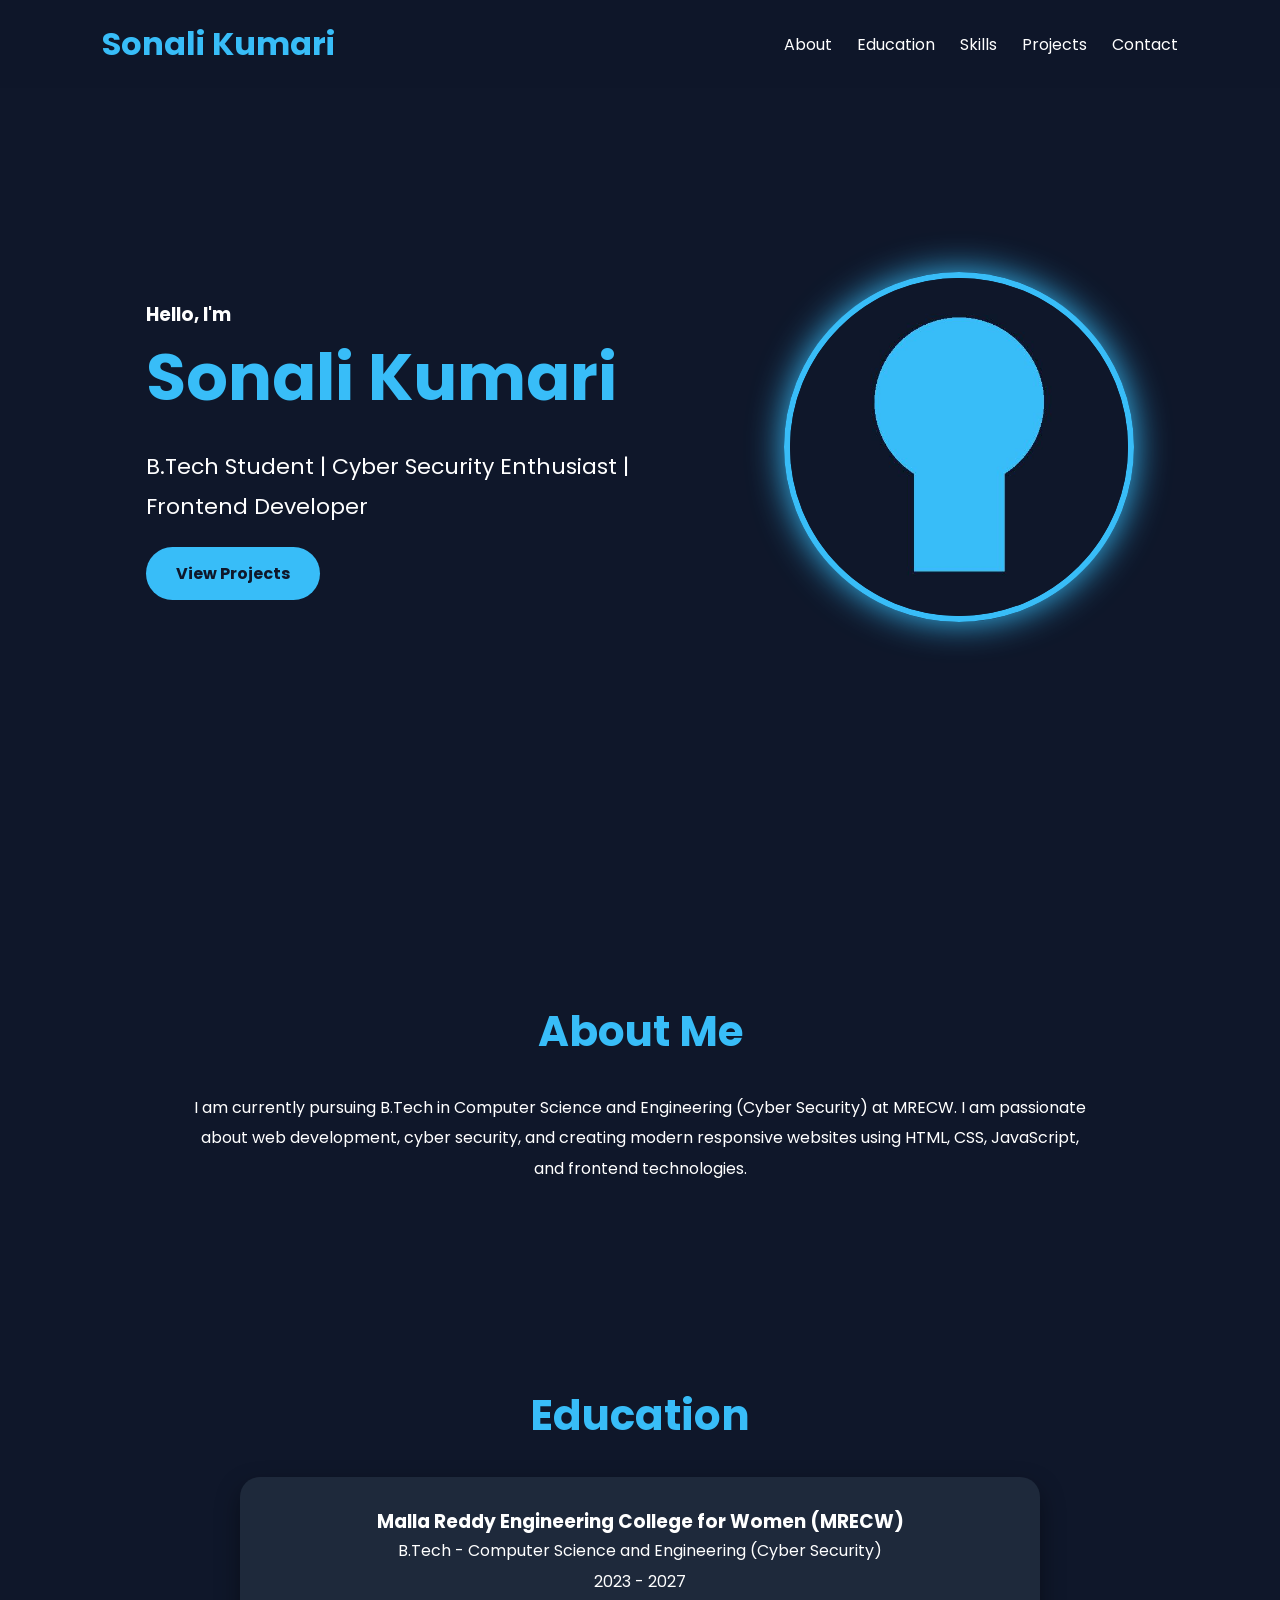
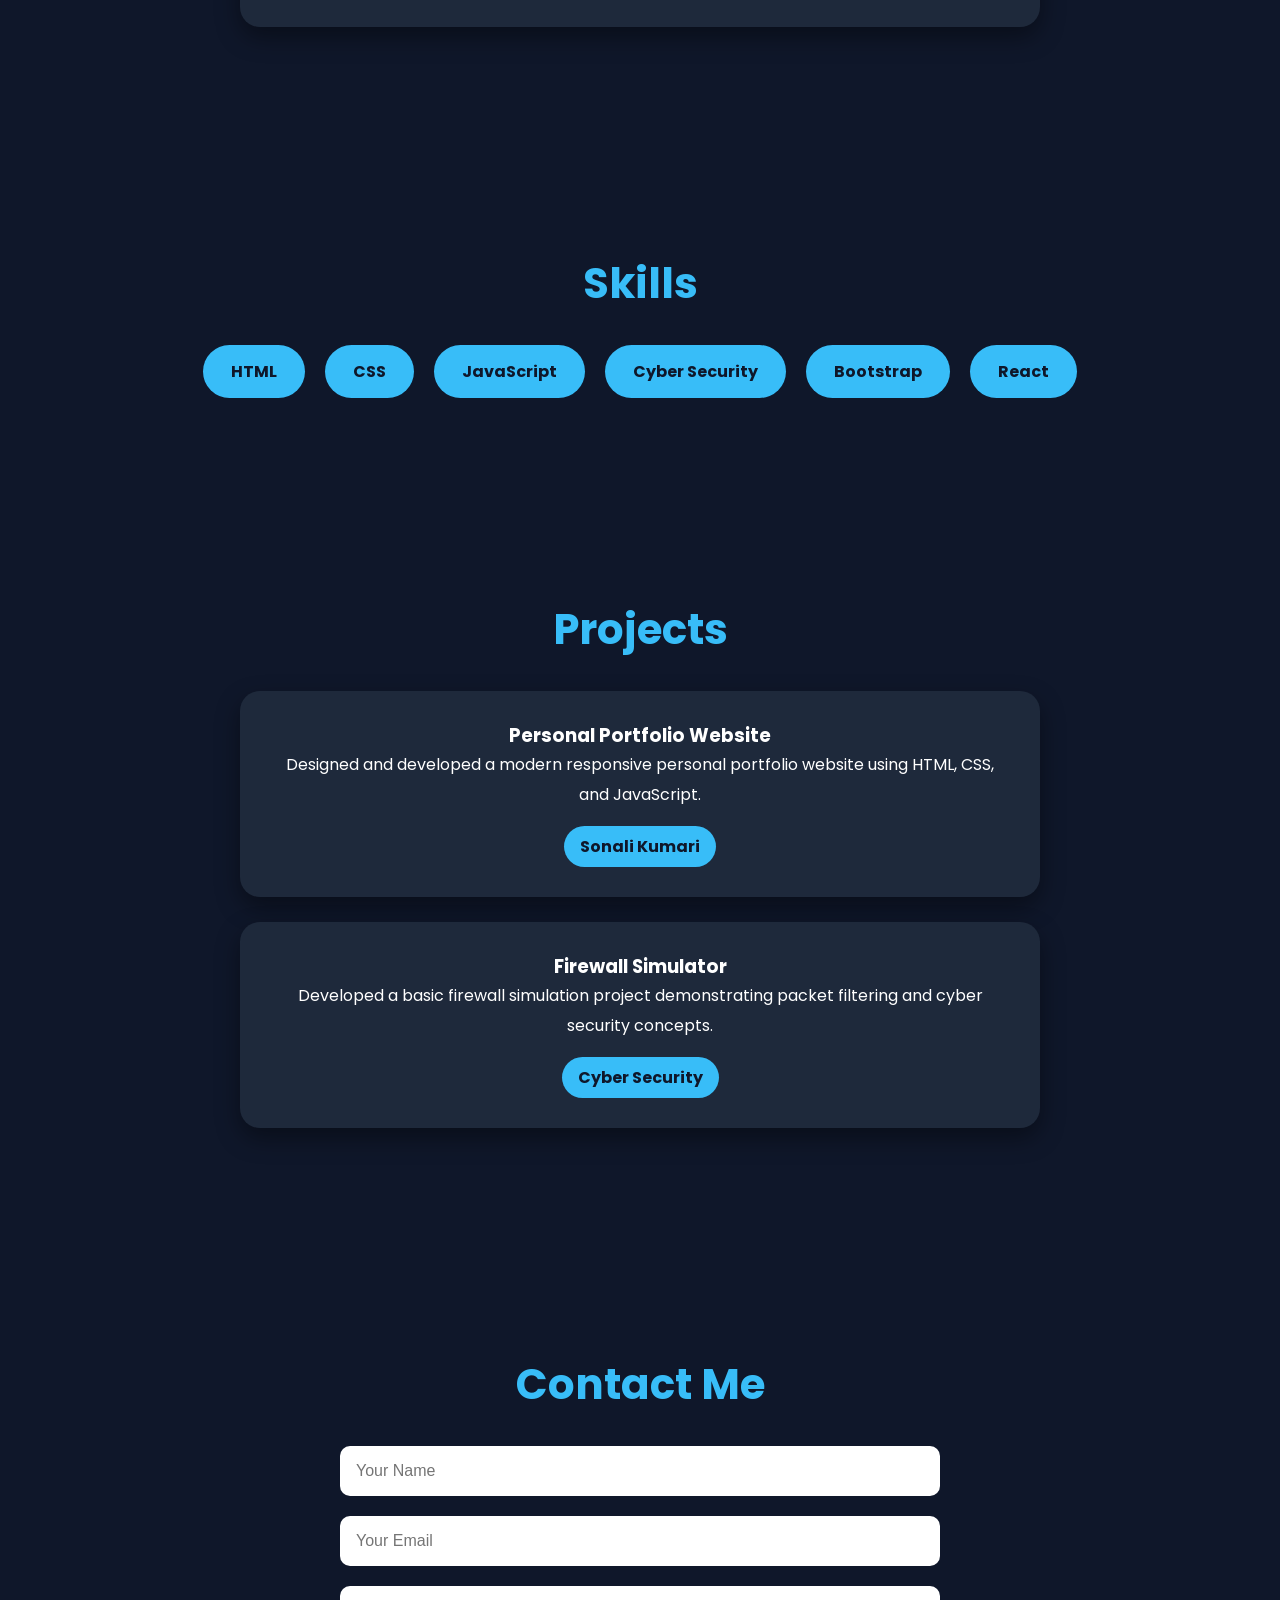
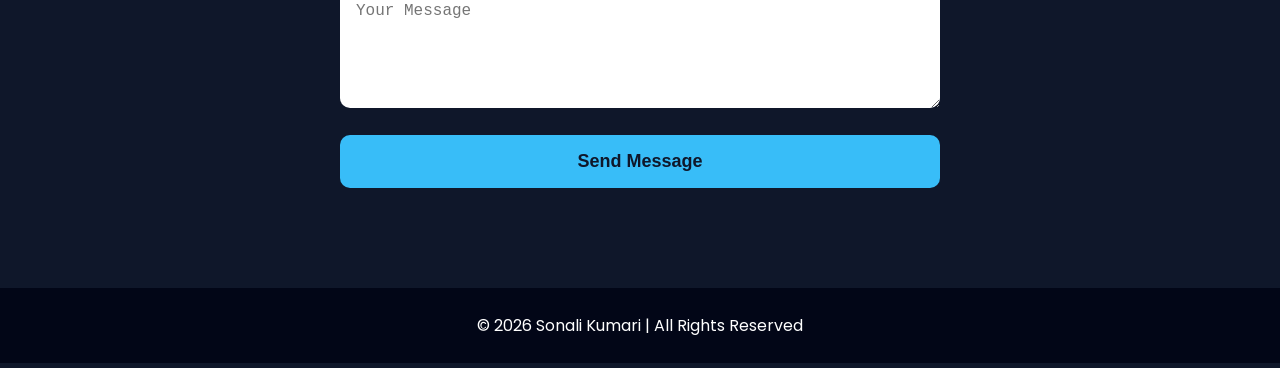
<file: advanced-portfolio/advanced-portfolio/index.html>
<!DOCTYPE html>
<html lang="en">
<head>
  <meta charset="UTF-8">
  <meta name="viewport" content="width=device-width, initial-scale=1.0">
  <title>Sonali Kumari Portfolio</title>

  <link rel="stylesheet" href="style.css">

  <link rel="preconnect" href="https://fonts.googleapis.com">
  <link href="https://fonts.googleapis.com/css2?family=Poppins:wght@300;400;500;700&display=swap" rel="stylesheet">
</head>

<body>

<header>
  <nav>
    <h1 class="logo">Sonali Kumari</h1>

    <ul class="nav-links">
      <li><a href="#about">About</a></li>
      <li><a href="#education">Education</a></li>
      <li><a href="#skills">Skills</a></li>
      <li><a href="#projects">Projects</a></li>
      <li><a href="#contact">Contact</a></li>
    </ul>
  </nav>
</header>

<section class="hero">

  <div class="hero-text">
    <h3>Hello, I'm</h3>

    <h1>Sonali Kumari</h1>

    <p>
      B.Tech Student | Cyber Security Enthusiast | Frontend Developer
    </p>

    <a href="#projects" class="btn">View Projects</a>
  </div>

  <div class="hero-image">
    <img src="images/profile.jpg" alt="Profile Image">
  </div>

</section>

<section id="about" class="section">

  <h2>About Me</h2>

  <p>
    I am currently pursuing B.Tech in Computer Science and Engineering
    (Cyber Security) at MRECW. I am passionate about web development,
    cyber security, and creating modern responsive websites using HTML,
    CSS, JavaScript, and frontend technologies.
  </p>

</section>

<section id="education" class="section">

  <h2>Education</h2>

  <div class="card">
    <h3>Malla Reddy Engineering College for Women (MRECW)</h3>

    <p>
      B.Tech - Computer Science and Engineering (Cyber Security)
    </p>

    <p>2023 - 2027</p>
  </div>

</section>

<section id="skills" class="section">

  <h2>Skills</h2>

  <div class="skills-container">
    <div class="skill">HTML</div>
    <div class="skill">CSS</div>
    <div class="skill">JavaScript</div>
    <div class="skill">Cyber Security</div>
    <div class="skill">Bootstrap</div>
    <div class="skill">React</div>
  </div>

</section>

<section id="projects" class="section">

  <h2>Projects</h2>

  <div class="projects-container">

    <div class="project-card">
      <h3>Personal Portfolio Website</h3>

      <p>
        Designed and developed a modern responsive personal portfolio
        website using HTML, CSS, and JavaScript.
      </p>

      <span class="project-tag">Sonali Kumari</span>
    </div>

    <div class="project-card">
      <h3>Firewall Simulator</h3>

      <p>
        Developed a basic firewall simulation project demonstrating
        packet filtering and cyber security concepts.
      </p>

      <span class="project-tag">Cyber Security</span>
    </div>

  </div>

</section>

<section id="contact" class="section">

  <h2>Contact Me</h2>

  <form id="contactForm">

    <input type="text" placeholder="Your Name" required>

    <input type="email" placeholder="Your Email" required>

    <textarea rows="5" placeholder="Your Message"></textarea>

    <button type="submit">Send Message</button>

  </form>

</section>

<footer>
  <p>© 2026 Sonali Kumari | All Rights Reserved</p>
</footer>

<script src="script.js"></script>

</body>
</html>
</file>
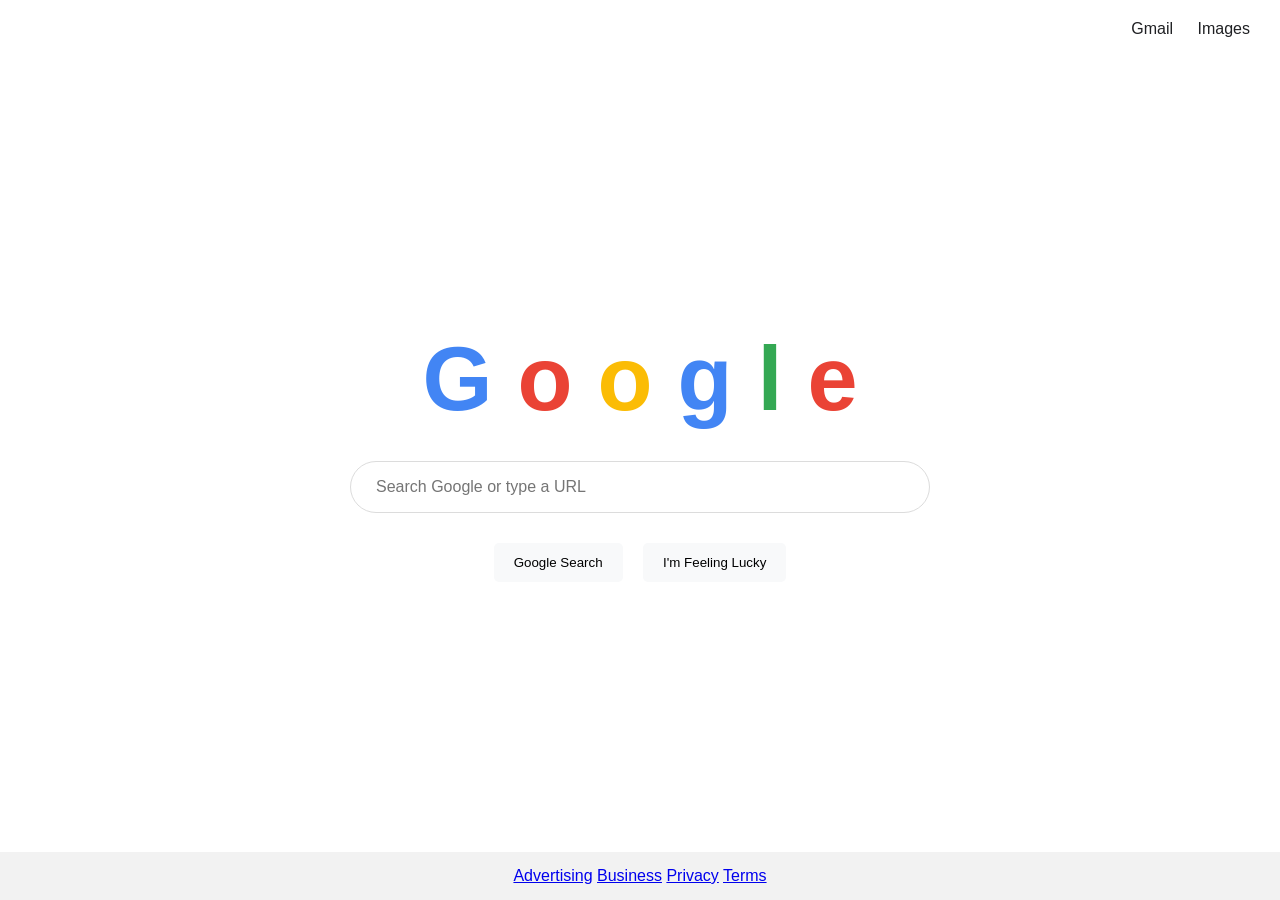
<file: advanced-portfolio/advanced-portfolio/google_clone_project/google_clone_project/index.html>
<!DOCTYPE html>
<html lang="en">
<head>
<meta charset="UTF-8">
<meta name="viewport" content="width=device-width, initial-scale=1.0">
<title>Google Clone</title>
<link rel="stylesheet" href="style.css">
</head>
<body>

<header>
<div class="top-links">
<a href="#">Gmail</a>
<a href="#">Images</a>
</div>
</header>

<main>
<h1 class="logo">
<span class="blue">G</span>
<span class="red">o</span>
<span class="yellow">o</span>
<span class="blue">g</span>
<span class="green">l</span>
<span class="red">e</span>
</h1>

<div class="search-box">
<input type="text" placeholder="Search Google or type a URL">
</div>

<div class="buttons">
<button>Google Search</button>
<button>I'm Feeling Lucky</button>
</div>
</main>

<footer>
<div class="footer-links">
<a href="#">Advertising</a>
<a href="#">Business</a>
<a href="#">Privacy</a>
<a href="#">Terms</a>
</div>
</footer>

</body>
</html>
</file>
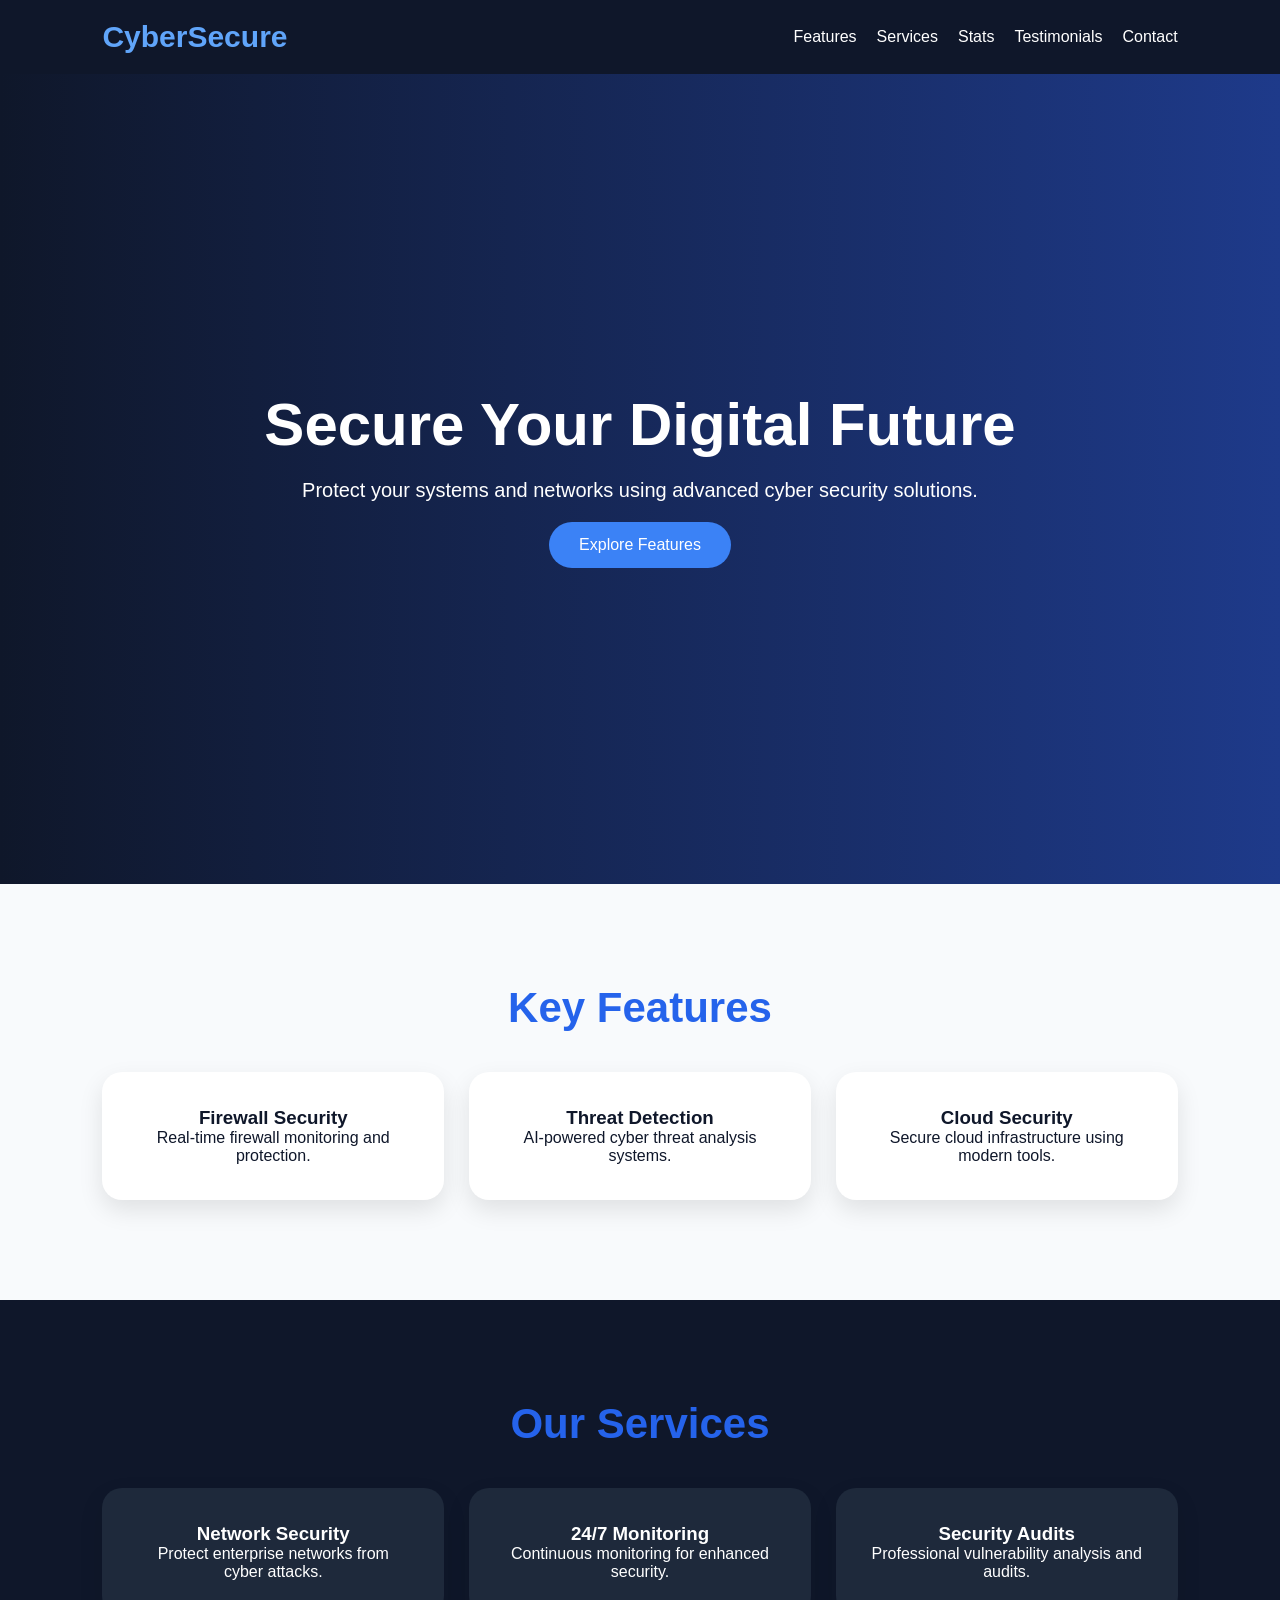
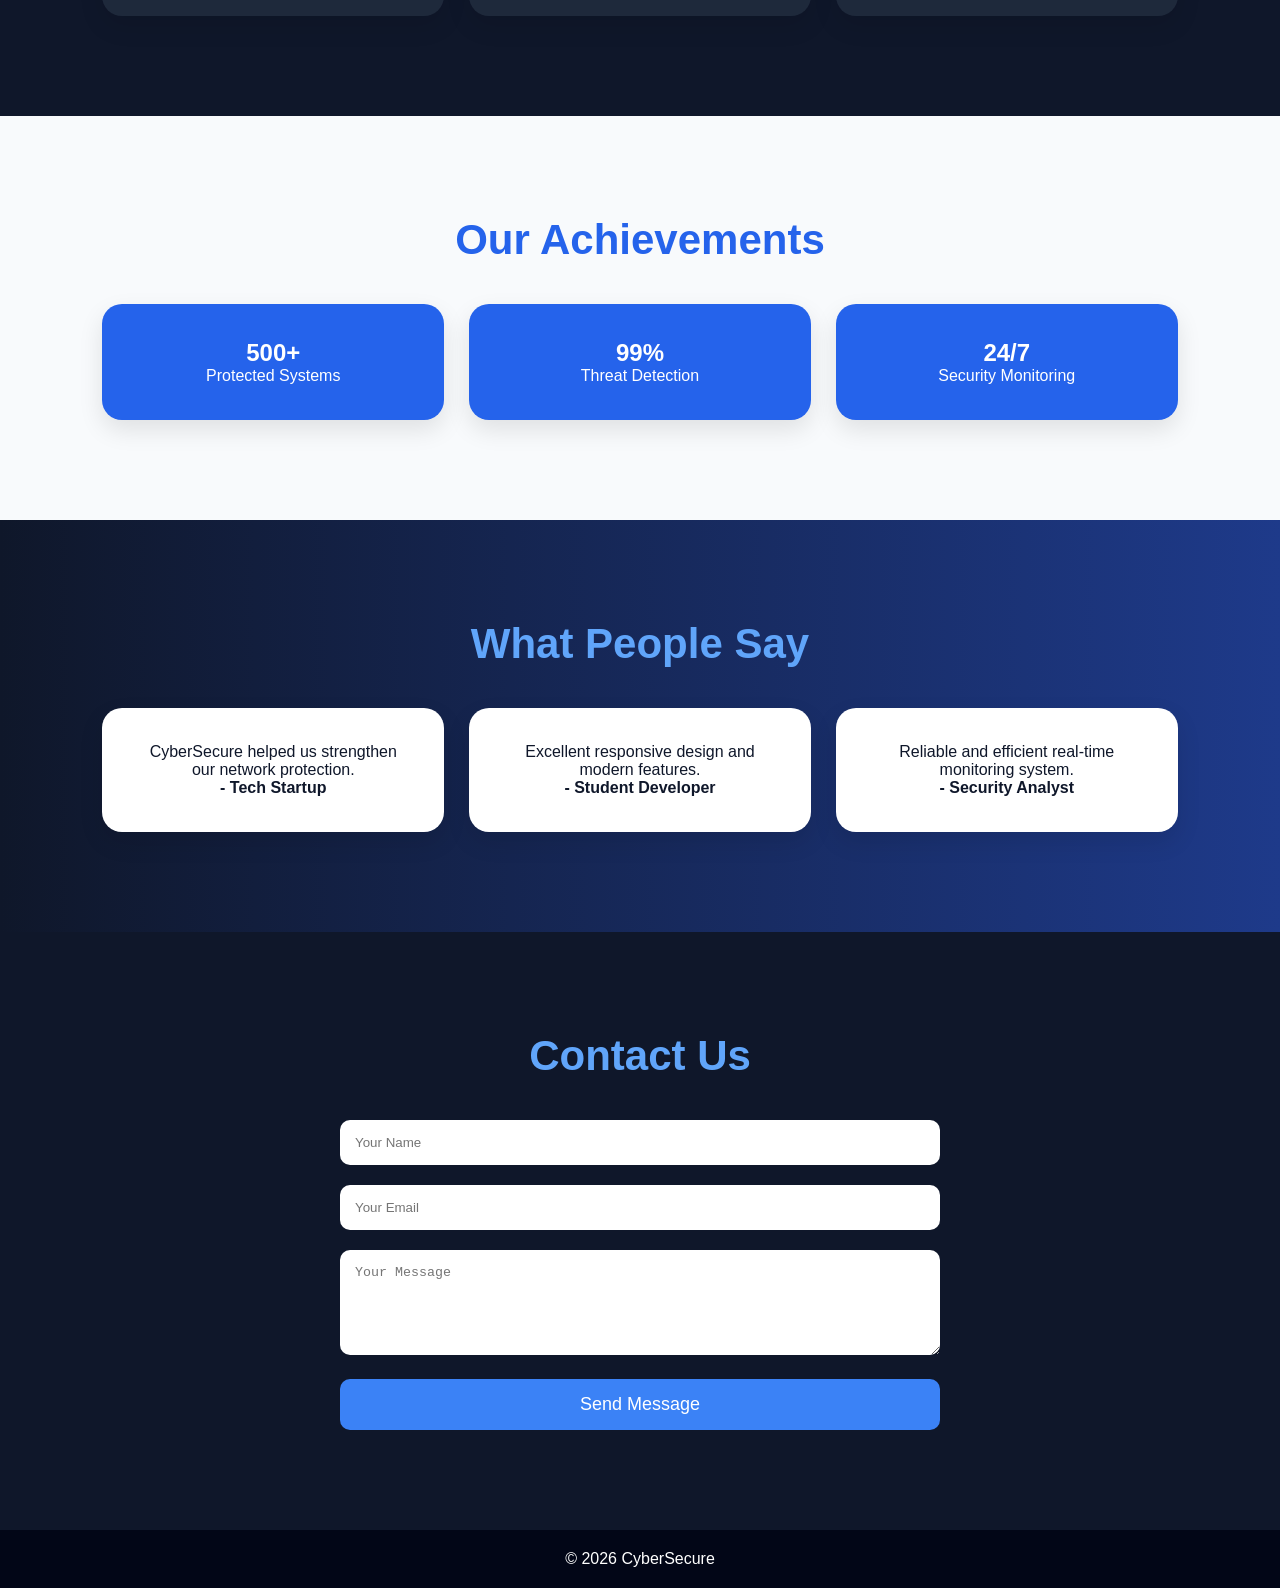
<file: advanced-portfolio/advanced-portfolio/task2-final-premium/task2-final-premium/index.html>
<!DOCTYPE html>
<html lang="en">
<head>
<meta charset="UTF-8">
<meta name="viewport" content="width=device-width, initial-scale=1.0">
<title>CyberSecure</title>
<link rel="stylesheet" href="style.css">
</head>
<body>

<header>
<nav>
<h1 class="logo">CyberSecure</h1>

<ul class="nav-links">
<li><a href="#features">Features</a></li>
<li><a href="#services">Services</a></li>
<li><a href="#stats">Stats</a></li>
<li><a href="#testimonials">Testimonials</a></li>
<li><a href="#contact">Contact</a></li>
</ul>

</nav>
</header>

<section class="hero">
<div class="hero-text">

<h1>Secure Your Digital Future</h1>

<p>
Protect your systems and networks using advanced cyber security solutions.
</p>

<a href="#features" class="btn">Explore Features</a>

</div>
</section>

<section id="features" class="section">

<h2>Key Features</h2>

<div class="cards">

<div class="card">
<h3>Firewall Security</h3>
<p>Real-time firewall monitoring and protection.</p>
</div>

<div class="card">
<h3>Threat Detection</h3>
<p>AI-powered cyber threat analysis systems.</p>
</div>

<div class="card">
<h3>Cloud Security</h3>
<p>Secure cloud infrastructure using modern tools.</p>
</div>

</div>

</section>

<section id="services" class="section dark-section">

<h2>Our Services</h2>

<div class="cards">

<div class="card dark-card">
<h3>Network Security</h3>
<p>Protect enterprise networks from cyber attacks.</p>
</div>

<div class="card dark-card">
<h3>24/7 Monitoring</h3>
<p>Continuous monitoring for enhanced security.</p>
</div>

<div class="card dark-card">
<h3>Security Audits</h3>
<p>Professional vulnerability analysis and audits.</p>
</div>

</div>

</section>

<section id="stats" class="section">

<h2>Our Achievements</h2>

<div class="stats-container">

<div class="stat-box">
<h1>500+</h1>
<p>Protected Systems</p>
</div>

<div class="stat-box">
<h1>99%</h1>
<p>Threat Detection</p>
</div>

<div class="stat-box">
<h1>24/7</h1>
<p>Security Monitoring</p>
</div>

</div>

</section>

<section id="testimonials" class="section testimonials-section">

<h2>What People Say</h2>

<div class="testimonial-container">

<div class="testimonial-card">
<p>
CyberSecure helped us strengthen our network protection.
</p>
<h4>- Tech Startup</h4>
</div>

<div class="testimonial-card">
<p>
Excellent responsive design and modern features.
</p>
<h4>- Student Developer</h4>
</div>

<div class="testimonial-card">
<p>
Reliable and efficient real-time monitoring system.
</p>
<h4>- Security Analyst</h4>
</div>

</div>

</section>

<section id="contact" class="section contact-section">

<h2>Contact Us</h2>

<form>
<input type="text" placeholder="Your Name">
<input type="email" placeholder="Your Email">
<textarea rows="5" placeholder="Your Message"></textarea>
<button type="submit">Send Message</button>
</form>

</section>

<footer>
<p>© 2026 CyberSecure</p>
</footer>

</body>
</html>
</file>
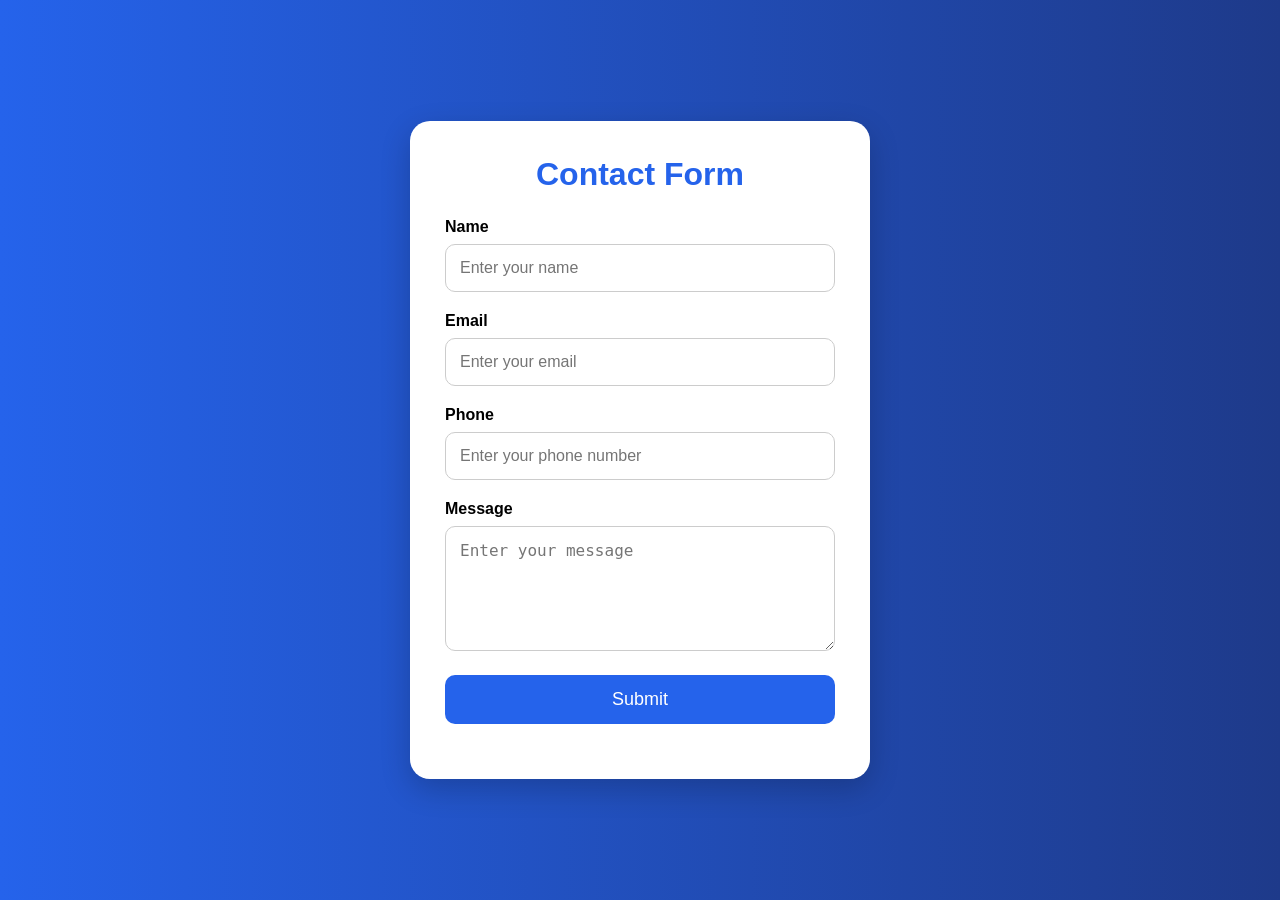
<file: advanced-portfolio/advanced-portfolio/task4_form_validation/task4_form_validation/index.html>
<!DOCTYPE html>
<html lang="en">
<head>
<meta charset="UTF-8">
<meta name="viewport" content="width=device-width, initial-scale=1.0">
<title>Form Validation</title>
<link rel="stylesheet" href="style.css">
</head>
<body>

<div class="container">
<form id="contactForm">

<h1>Contact Form</h1>

<div class="input-group">
<label>Name</label>
<input type="text" id="name" placeholder="Enter your name">
</div>

<div class="input-group">
<label>Email</label>
<input type="text" id="email" placeholder="Enter your email">
</div>

<div class="input-group">
<label>Phone</label>
<input type="text" id="phone" placeholder="Enter your phone number">
</div>

<div class="input-group">
<label>Message</label>
<textarea id="message" rows="5" placeholder="Enter your message"></textarea>
</div>

<button type="submit">Submit</button>

<p id="successMessage"></p>

</form>
</div>

<script src="script.js"></script>

</body>
</html>
</file>
<file: advanced-portfolio/advanced-portfolio/style.css>
*{
  margin:0;
  padding:0;
  box-sizing:border-box;
}

html{
  scroll-behavior:smooth;
}

body{
  font-family:'Poppins',sans-serif;
  background:#0f172a;
  color:white;
}

header{
  position:fixed;
  width:100%;
  top:0;
  z-index:1000;
  background:rgba(15,23,42,0.95);
  padding:20px 8%;
}

nav{
  display:flex;
  justify-content:space-between;
  align-items:center;
}

.logo{
  color:#38bdf8;
  font-size:32px;
}

.nav-links{
  display:flex;
  list-style:none;
}

.nav-links li{
  margin-left:25px;
}

.nav-links a{
  color:white;
  text-decoration:none;
  transition:0.3s;
}

.nav-links a:hover{
  color:#38bdf8;
}

.hero{
  min-height:100vh;
  display:flex;
  justify-content:space-around;
  align-items:center;
  padding:120px 8%;
  flex-wrap:wrap;
}

.hero-text{
  max-width:550px;
}

.hero-text h1{
  font-size:65px;
  color:#38bdf8;
}

.hero-text p{
  margin:20px 0;
  font-size:22px;
  line-height:1.8;
}

.btn{
  display:inline-block;
  padding:14px 30px;
  background:#38bdf8;
  color:#0f172a;
  border-radius:40px;
  text-decoration:none;
  font-weight:bold;
  transition:0.3s;
}

.btn:hover{
  transform:translateY(-5px);
}

.hero-image img{
  width:350px;
  height:350px;
  object-fit:cover;
  border-radius:50%;
  border:6px solid #38bdf8;
  box-shadow:0 0 35px #38bdf8;
}

.section{
  padding:100px 8%;
  text-align:center;
}

.section h2{
  color:#38bdf8;
  font-size:42px;
  margin-bottom:30px;
}

.section p{
  line-height:1.9;
  max-width:900px;
  margin:auto;
}

.card,
.project-card{
  background:#1e293b;
  padding:30px;
  margin:25px auto;
  border-radius:20px;
  max-width:800px;
  box-shadow:0 10px 25px rgba(0,0,0,0.4);
  transition:0.4s;
}

.card:hover,
.project-card:hover{
  transform:translateY(-10px);
}

.skills-container{
  display:flex;
  justify-content:center;
  flex-wrap:wrap;
  gap:20px;
}

.skill{
  background:#38bdf8;
  color:#0f172a;
  padding:14px 28px;
  border-radius:40px;
  font-weight:bold;
}

.project-tag{
  display:inline-block;
  margin-top:15px;
  padding:8px 16px;
  background:#38bdf8;
  color:#0f172a;
  border-radius:30px;
  font-weight:bold;
}

form{
  max-width:600px;
  margin:auto;
}

form input,
form textarea{
  width:100%;
  padding:16px;
  margin-bottom:20px;
  border:none;
  border-radius:10px;
  font-size:16px;
}

form button{
  width:100%;
  padding:16px;
  border:none;
  border-radius:10px;
  background:#38bdf8;
  color:#0f172a;
  font-size:18px;
  font-weight:bold;
  cursor:pointer;
}

footer{
  text-align:center;
  padding:25px;
  background:#020617;
}

@media(max-width:768px){

  nav{
    flex-direction:column;
  }

  .nav-links{
    margin-top:15px;
    flex-wrap:wrap;
    justify-content:center;
  }

  .hero{
    text-align:center;
  }

  .hero-text h1{
    font-size:45px;
  }

  .hero-image img{
    width:250px;
    height:250px;
    margin-top:30px;
  }
}
</file>
<file: advanced-portfolio/advanced-portfolio/google_clone_project/google_clone_project/style.css>
*{
margin:0;
padding:0;
box-sizing:border-box;
}

body{
font-family:Arial,sans-serif;
display:flex;
flex-direction:column;
min-height:100vh;
background:white;
}

header{
padding:20px 30px;
display:flex;
justify-content:flex-end;
}

.top-links a{
margin-left:20px;
text-decoration:none;
color:#202124;
}

main{
flex:1;
display:flex;
flex-direction:column;
justify-content:center;
align-items:center;
}

.logo{
font-size:90px;
font-weight:bold;
margin-bottom:30px;
}

.blue{color:#4285F4;}
.red{color:#EA4335;}
.yellow{color:#FBBC05;}
.green{color:#34A853;}

.search-box{
width:100%;
max-width:580px;
}

.search-box input{
width:100%;
padding:16px 25px;
border:1px solid #dcdcdc;
border-radius:30px;
font-size:16px;
}

.buttons{
margin-top:30px;
}

.buttons button{
padding:12px 20px;
margin:0 8px;
border:none;
background:#f8f9fa;
border-radius:5px;
cursor:pointer;
}

footer{
background:#f2f2f2;
padding:15px;
text-align:center;
}
</file>
<file: advanced-portfolio/advanced-portfolio/task2-final-premium/task2-final-premium/style.css>
*{
margin:0;
padding:0;
box-sizing:border-box;
}

body{
font-family:Arial,sans-serif;
background:#f8fafc;
color:#0f172a;
}

header{
background:#0f172a;
padding:20px 8%;
position:sticky;
top:0;
}

nav{
display:flex;
justify-content:space-between;
align-items:center;
}

.logo{
color:#60a5fa;
font-size:30px;
}

.nav-links{
display:flex;
list-style:none;
}

.nav-links li{
margin-left:20px;
}

.nav-links a{
color:white;
text-decoration:none;
}

.hero{
height:90vh;
display:flex;
justify-content:center;
align-items:center;
text-align:center;
background:linear-gradient(to right,#0f172a,#1e3a8a);
color:white;
padding:40px;
}

.hero-text h1{
font-size:60px;
}

.hero-text p{
margin:20px 0;
font-size:20px;
}

.btn{
display:inline-block;
padding:14px 30px;
background:#3b82f6;
color:white;
text-decoration:none;
border-radius:40px;
}

.section{
padding:100px 8%;
text-align:center;
}

.section h2{
margin-bottom:40px;
font-size:42px;
color:#2563eb;
}

.cards,
.testimonial-container,
.stats-container{
display:grid;
grid-template-columns:repeat(auto-fit,minmax(250px,1fr));
gap:25px;
}

.card,
.testimonial-card,
.stat-box{
padding:35px;
border-radius:20px;
box-shadow:0 10px 25px rgba(0,0,0,0.1);
background:white;
transition:0.3s;
}

.card:hover,
.testimonial-card:hover,
.stat-box:hover{
transform:translateY(-10px);
}

.dark-section{
background:#0f172a;
color:white;
}

.dark-card{
background:#1e293b;
}

.stats-container .stat-box{
background:#2563eb;
color:white;
}

.testimonials-section{
background:linear-gradient(to right,#0f172a,#1e3a8a);
color:white;
}

.testimonials-section h2{
color:#60a5fa;
}

.testimonial-card{
color:#0f172a;
}

.contact-section{
background:#0f172a;
color:white;
}

.contact-section h2{
color:#60a5fa;
}

form{
max-width:600px;
margin:auto;
}

form input,
form textarea{
width:100%;
padding:15px;
margin-bottom:20px;
border:none;
border-radius:10px;
}

form button{
width:100%;
padding:15px;
border:none;
background:#3b82f6;
color:white;
border-radius:10px;
font-size:18px;
}

footer{
background:#020617;
color:white;
text-align:center;
padding:20px;
}
</file>
<file: advanced-portfolio/advanced-portfolio/task4_form_validation/task4_form_validation/style.css>
*{
margin:0;
padding:0;
box-sizing:border-box;
}

body{
font-family:Arial,sans-serif;
background:linear-gradient(to right,#2563eb,#1e3a8a);
min-height:100vh;
display:flex;
justify-content:center;
align-items:center;
}

.container{
width:100%;
max-width:500px;
padding:20px;
}

form{
background:white;
padding:35px;
border-radius:20px;
box-shadow:0 10px 30px rgba(0,0,0,0.2);
}

form h1{
text-align:center;
margin-bottom:25px;
color:#2563eb;
}

.input-group{
margin-bottom:20px;
}

.input-group label{
display:block;
margin-bottom:8px;
font-weight:bold;
}

.input-group input,
.input-group textarea{
width:100%;
padding:14px;
border:1px solid #ccc;
border-radius:10px;
font-size:16px;
}

button{
width:100%;
padding:14px;
border:none;
border-radius:10px;
background:#2563eb;
color:white;
font-size:18px;
cursor:pointer;
}

button:hover{
background:#1e40af;
}

#successMessage{
margin-top:20px;
text-align:center;
color:green;
font-weight:bold;
}
</file>
